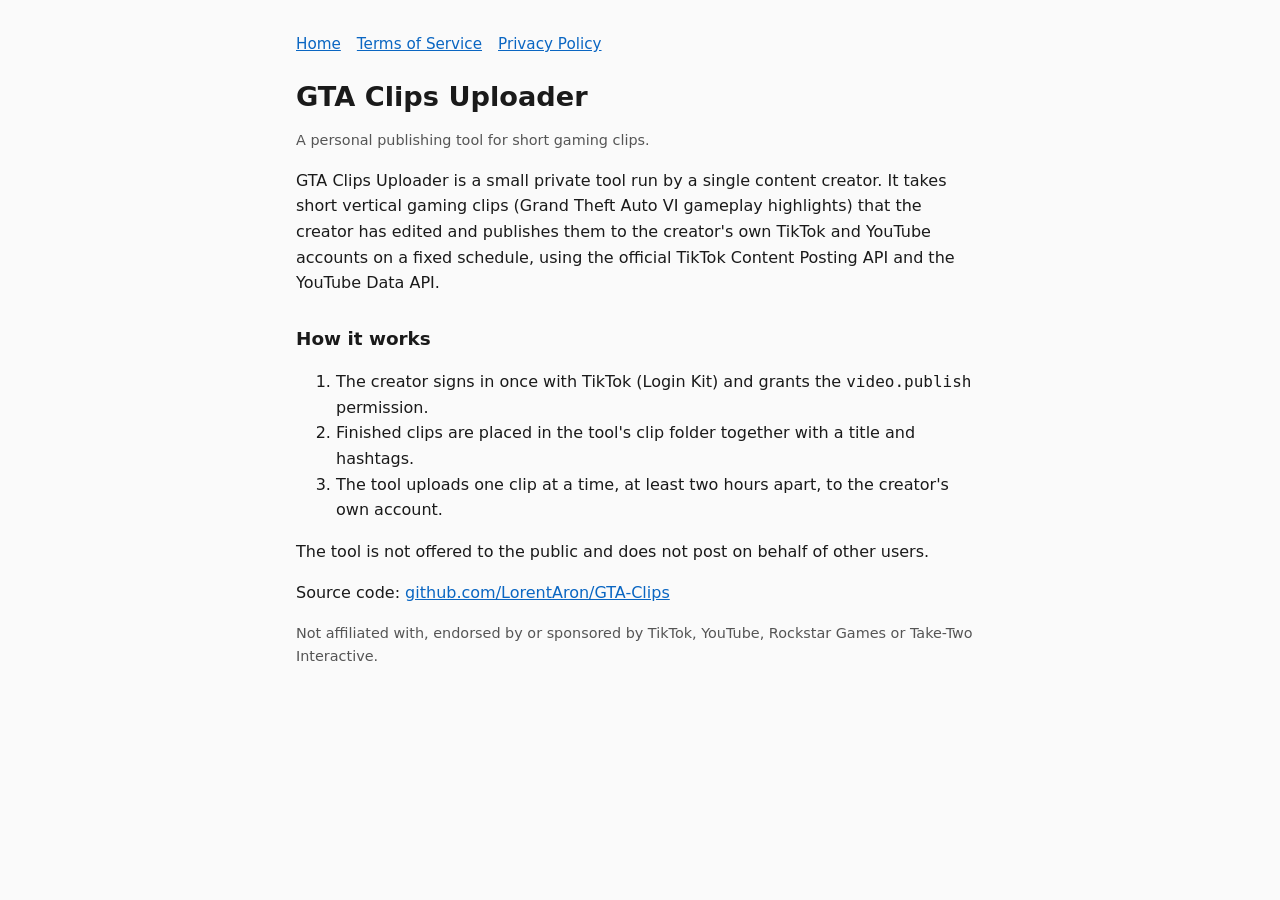
<file: docs/index.html>
<!doctype html>
<html lang="en"><head><meta charset="utf-8"><meta name="viewport" content="width=device-width,initial-scale=1">
<title>GTA Clips Uploader</title><link rel="stylesheet" href="style.css"></head>
<body><main>
<nav><a href="./">Home</a><a href="terms.html">Terms of Service</a><a href="privacy.html">Privacy Policy</a></nav>
<h1>GTA Clips Uploader</h1>
<p class="muted">A personal publishing tool for short gaming clips.</p>
<p>GTA Clips Uploader is a small private tool run by a single content creator. It takes short vertical gaming clips
(Grand Theft Auto VI gameplay highlights) that the creator has edited and publishes them to the creator's own
TikTok and YouTube accounts on a fixed schedule, using the official TikTok Content Posting API and the YouTube Data API.</p>
<h2>How it works</h2>
<ol>
<li>The creator signs in once with TikTok (Login Kit) and grants the <code>video.publish</code> permission.</li>
<li>Finished clips are placed in the tool's clip folder together with a title and hashtags.</li>
<li>The tool uploads one clip at a time, at least two hours apart, to the creator's own account.</li>
</ol>
<p>The tool is not offered to the public and does not post on behalf of other users.</p>
<p>Source code: <a href="https://github.com/LorentAron/GTA-Clips">github.com/LorentAron/GTA-Clips</a></p>
<p class="muted">Not affiliated with, endorsed by or sponsored by TikTok, YouTube, Rockstar Games or Take-Two Interactive.</p>
</main></body></html>
</file>
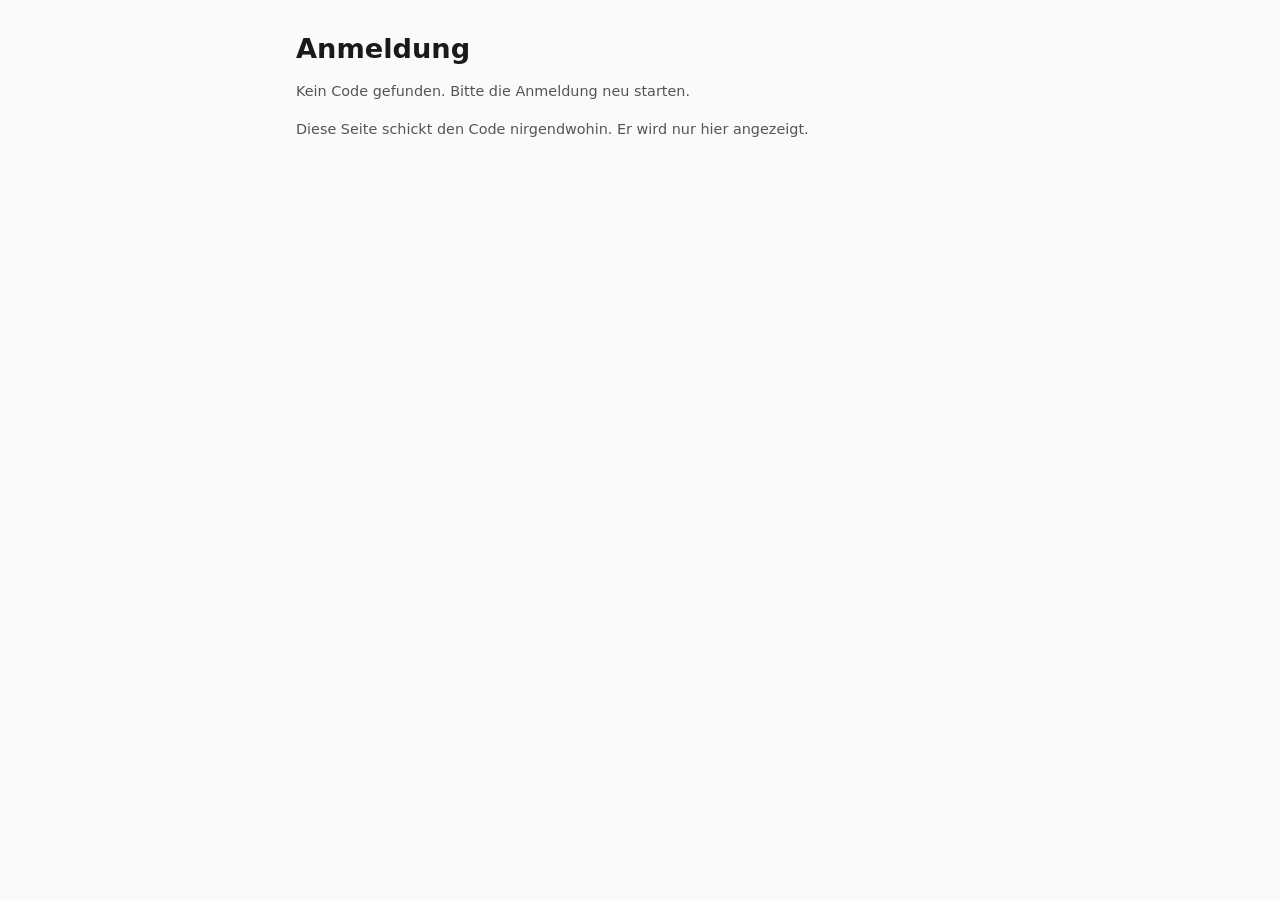
<file: docs/callback.html>
<!doctype html>
<html lang="de"><head><meta charset="utf-8"><meta name="viewport" content="width=device-width,initial-scale=1">
<meta name="robots" content="noindex"><meta name="referrer" content="no-referrer">
<title>Anmeldung abgeschlossen</title><link rel="stylesheet" href="style.css"></head>
<body><main>
<h1 id="titel">Anmeldung</h1>
<p id="hinweis" class="muted"></p>
<div class="card" id="box" hidden>
  <div class="code" id="code"></div>
  <button id="kopieren" type="button">Code kopieren</button>
</div>
<p class="muted">Diese Seite schickt den Code nirgendwohin. Er wird nur hier angezeigt.</p>
<script>
(function () {
  var p = new URLSearchParams(location.search);
  var code = p.get("code"), fehler = p.get("error");
  var t = document.getElementById("titel"), h = document.getElementById("hinweis");
  if (code) {
    t.textContent = "Fast geschafft";
    h.textContent = "Kopiere den Code und schick ihn Claude. Er ist nur wenige Minuten gültig.";
    document.getElementById("code").textContent = code;
    document.getElementById("box").hidden = false;
    document.getElementById("kopieren").onclick = function () {
      var b = this;
      navigator.clipboard.writeText(code).then(function () { b.textContent = "Kopiert ✓"; },
        function () { b.textContent = "Bitte Code markieren und kopieren"; });
    };
  } else if (fehler) {
    t.textContent = "Anmeldung abgebrochen";
    h.textContent = "Fehler: " + fehler + (p.get("error_description") ? " – " + p.get("error_description") : "");
  } else {
    h.textContent = "Kein Code gefunden. Bitte die Anmeldung neu starten.";
  }
})();
</script>
</main></body></html>
</file>
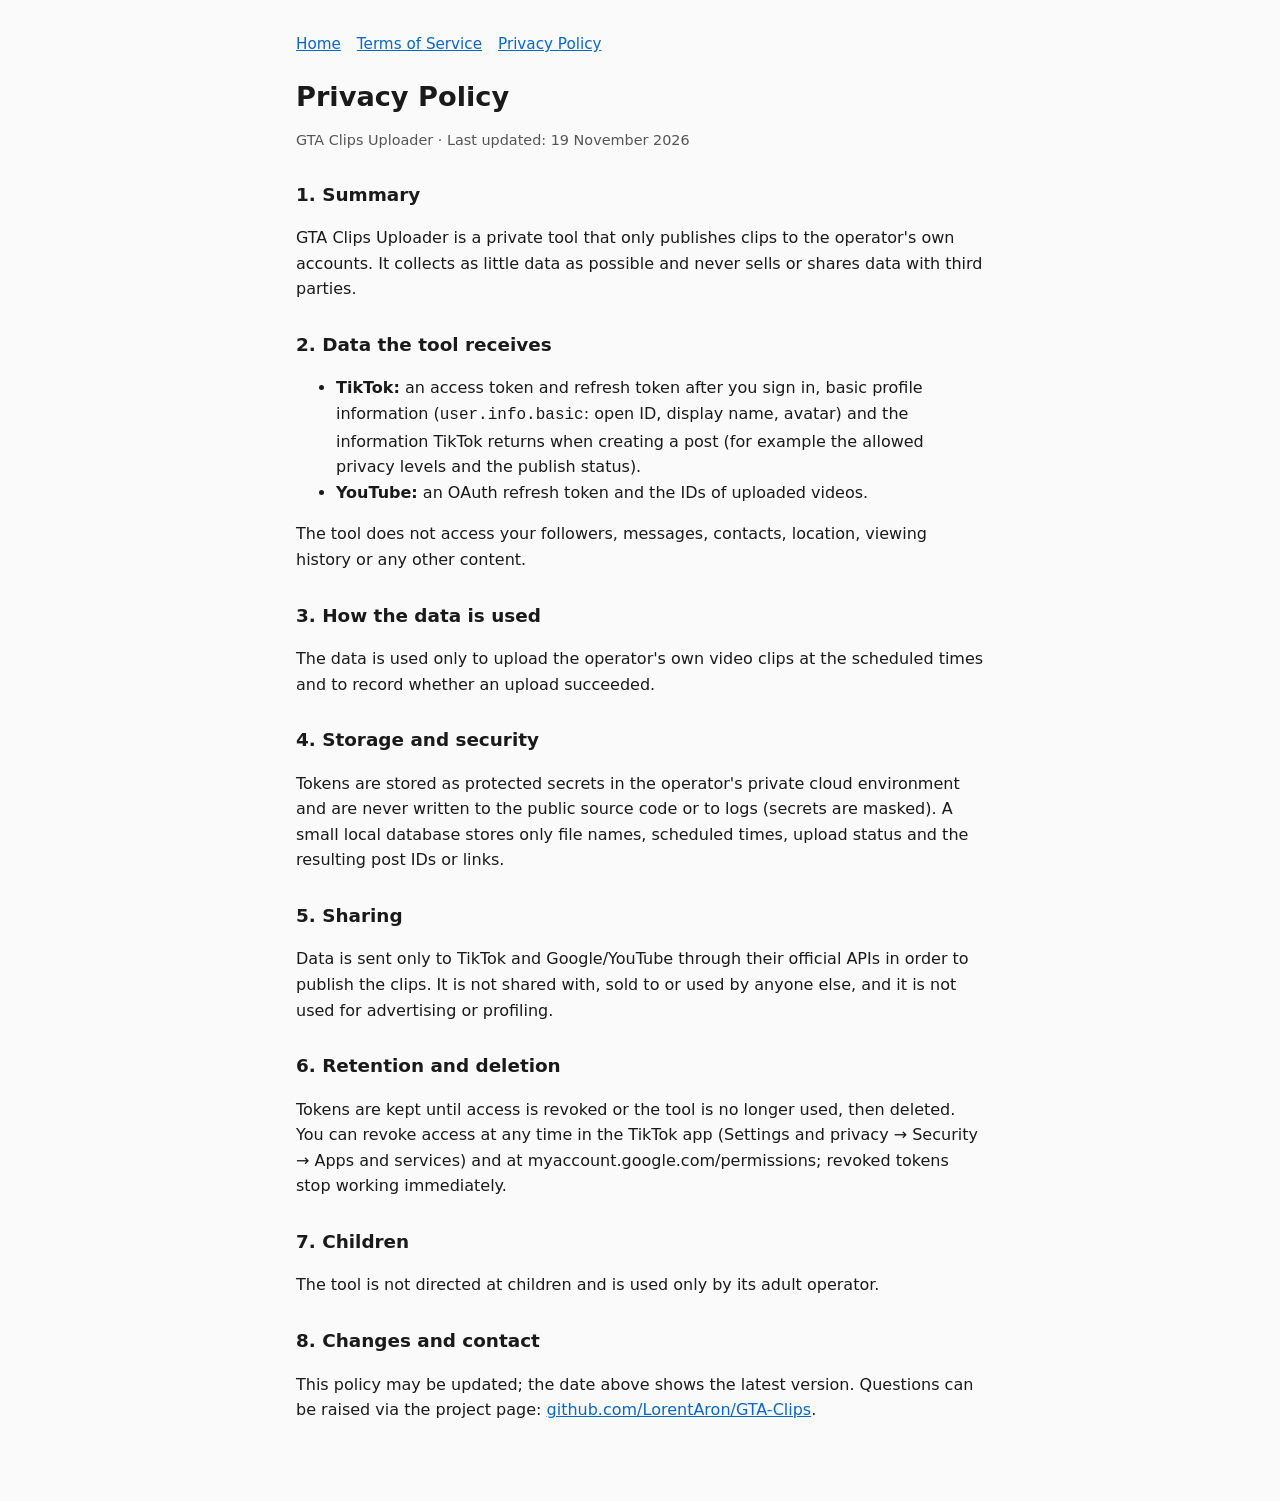
<file: docs/privacy.html>
<!doctype html>
<html lang="en"><head><meta charset="utf-8"><meta name="viewport" content="width=device-width,initial-scale=1">
<title>Privacy Policy</title><link rel="stylesheet" href="style.css"></head>
<body><main>
<nav><a href="./">Home</a><a href="terms.html">Terms of Service</a><a href="privacy.html">Privacy Policy</a></nav>
<h1>Privacy Policy</h1>
<p class="muted">GTA Clips Uploader · Last updated: 19 November 2026</p>
<h2>1. Summary</h2>
<p>GTA Clips Uploader is a private tool that only publishes clips to the operator's own accounts. It collects as little
data as possible and never sells or shares data with third parties.</p>
<h2>2. Data the tool receives</h2>
<ul>
<li><strong>TikTok:</strong> an access token and refresh token after you sign in, basic profile information
(<code>user.info.basic</code>: open ID, display name, avatar) and the information TikTok returns when creating a post
(for example the allowed privacy levels and the publish status).</li>
<li><strong>YouTube:</strong> an OAuth refresh token and the IDs of uploaded videos.</li>
</ul>
<p>The tool does not access your followers, messages, contacts, location, viewing history or any other content.</p>
<h2>3. How the data is used</h2>
<p>The data is used only to upload the operator's own video clips at the scheduled times and to record whether an upload succeeded.</p>
<h2>4. Storage and security</h2>
<p>Tokens are stored as protected secrets in the operator's private cloud environment and are never written to the
public source code or to logs (secrets are masked). A small local database stores only file names, scheduled times,
upload status and the resulting post IDs or links.</p>
<h2>5. Sharing</h2>
<p>Data is sent only to TikTok and Google/YouTube through their official APIs in order to publish the clips. It is not
shared with, sold to or used by anyone else, and it is not used for advertising or profiling.</p>
<h2>6. Retention and deletion</h2>
<p>Tokens are kept until access is revoked or the tool is no longer used, then deleted. You can revoke access at any
time in the TikTok app (Settings and privacy → Security → Apps and services) and at myaccount.google.com/permissions;
revoked tokens stop working immediately.</p>
<h2>7. Children</h2>
<p>The tool is not directed at children and is used only by its adult operator.</p>
<h2>8. Changes and contact</h2>
<p>This policy may be updated; the date above shows the latest version. Questions can be raised via the project page:
<a href="https://github.com/LorentAron/GTA-Clips">github.com/LorentAron/GTA-Clips</a>.</p>
</main></body></html>
</file>
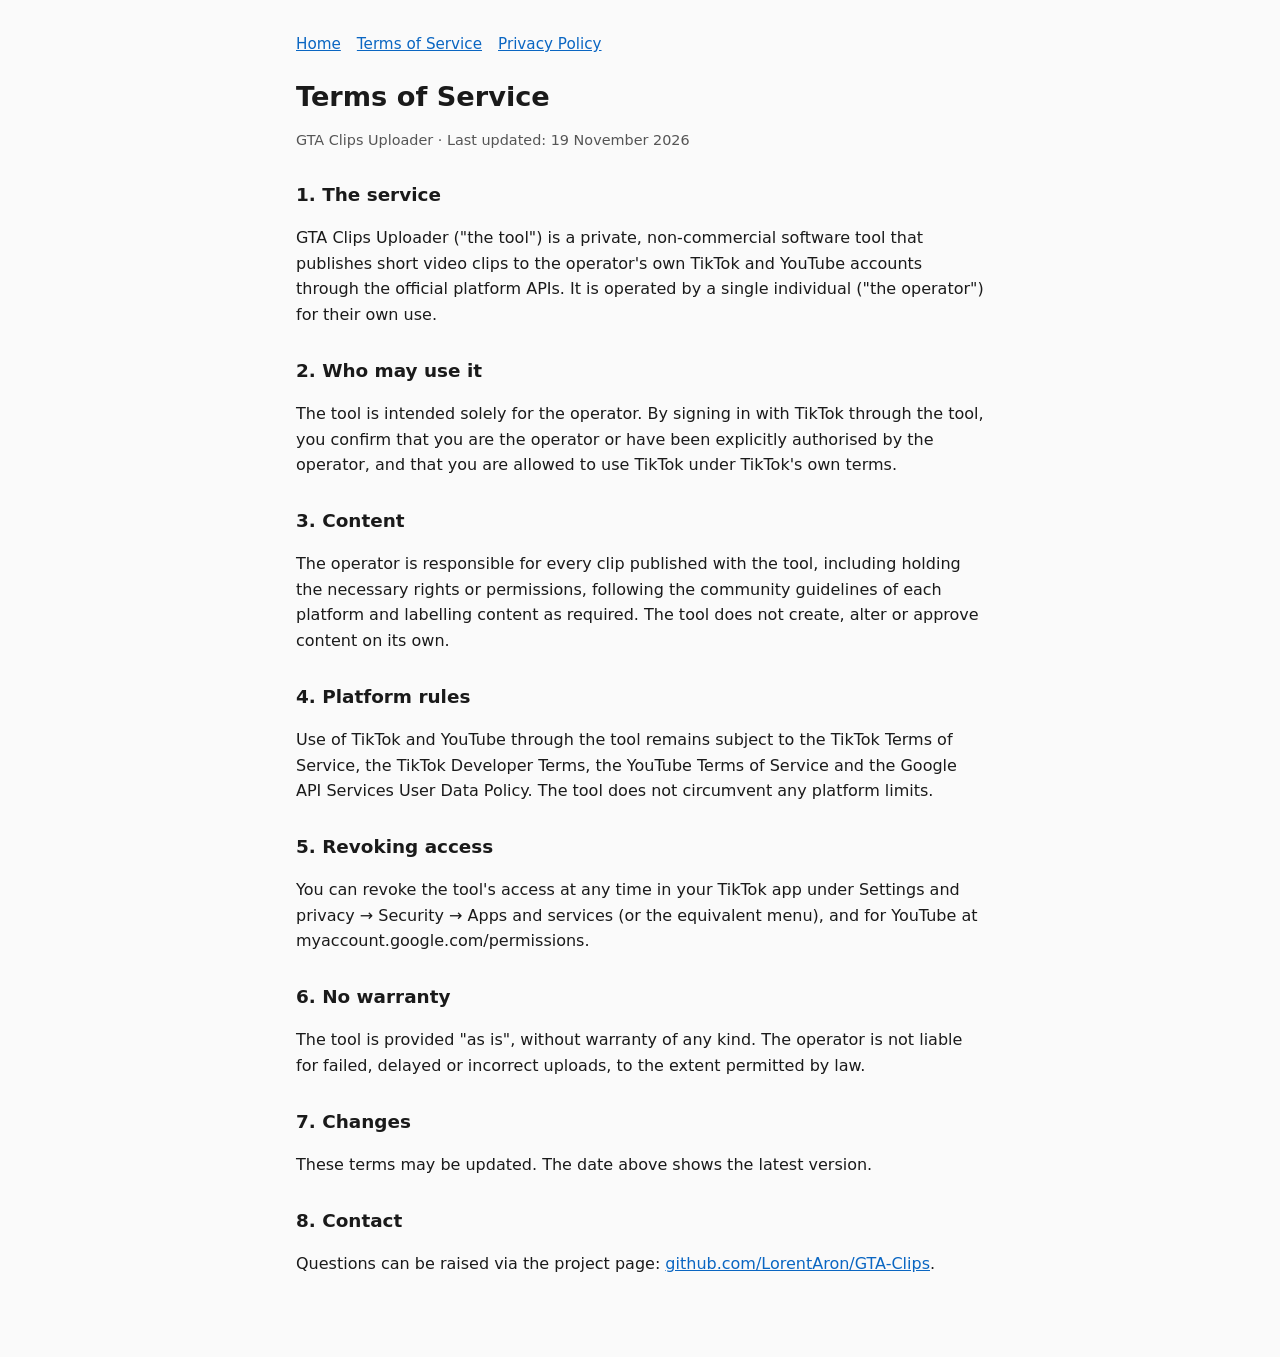
<file: docs/terms.html>
<!doctype html>
<html lang="en"><head><meta charset="utf-8"><meta name="viewport" content="width=device-width,initial-scale=1">
<title>Terms of Service</title><link rel="stylesheet" href="style.css"></head>
<body><main>
<nav><a href="./">Home</a><a href="terms.html">Terms of Service</a><a href="privacy.html">Privacy Policy</a></nav>
<h1>Terms of Service</h1>
<p class="muted">GTA Clips Uploader · Last updated: 19 November 2026</p>
<h2>1. The service</h2>
<p>GTA Clips Uploader ("the tool") is a private, non-commercial software tool that publishes short video clips to the
operator's own TikTok and YouTube accounts through the official platform APIs. It is operated by a single individual
("the operator") for their own use.</p>
<h2>2. Who may use it</h2>
<p>The tool is intended solely for the operator. By signing in with TikTok through the tool, you confirm that you are
the operator or have been explicitly authorised by the operator, and that you are allowed to use TikTok under TikTok's own terms.</p>
<h2>3. Content</h2>
<p>The operator is responsible for every clip published with the tool, including holding the necessary rights or
permissions, following the community guidelines of each platform and labelling content as required.
The tool does not create, alter or approve content on its own.</p>
<h2>4. Platform rules</h2>
<p>Use of TikTok and YouTube through the tool remains subject to the TikTok Terms of Service, the TikTok Developer Terms,
the YouTube Terms of Service and the Google API Services User Data Policy. The tool does not circumvent any platform limits.</p>
<h2>5. Revoking access</h2>
<p>You can revoke the tool's access at any time in your TikTok app under Settings and privacy → Security → Apps and services
(or the equivalent menu), and for YouTube at myaccount.google.com/permissions.</p>
<h2>6. No warranty</h2>
<p>The tool is provided "as is", without warranty of any kind. The operator is not liable for failed, delayed or
incorrect uploads, to the extent permitted by law.</p>
<h2>7. Changes</h2>
<p>These terms may be updated. The date above shows the latest version.</p>
<h2>8. Contact</h2>
<p>Questions can be raised via the project page: <a href="https://github.com/LorentAron/GTA-Clips">github.com/LorentAron/GTA-Clips</a>.</p>
</main></body></html>
</file>
<file: docs/style.css>
:root{--bg:#fafafa;--fg:#1a1a1a;--muted:#555;--card:#fff;--line:#ddd;--accent:#0a66c2}
@media (prefers-color-scheme:dark){:root{--bg:#111;--fg:#eee;--muted:#aaa;--card:#1b1b1b;--line:#333;--accent:#5aa9ff}}
*{box-sizing:border-box}
body{margin:0;background:var(--bg);color:var(--fg);font:16px/1.6 system-ui,-apple-system,Segoe UI,Roboto,sans-serif}
main{max-width:720px;margin:0 auto;padding:32px 16px 64px}
h1{font-size:1.7rem;line-height:1.25;margin:0 0 4px}
h2{font-size:1.15rem;margin:28px 0 6px}
.muted{color:var(--muted);font-size:.9rem}
a{color:var(--accent)}
nav{display:flex;gap:16px;flex-wrap:wrap;margin-bottom:24px;font-size:.95rem}
.card{background:var(--card);border:1px solid var(--line);border-radius:12px;padding:16px;margin:16px 0}
.code{font:600 15px/1.4 ui-monospace,Menlo,monospace;word-break:break-all;user-select:all}
button{font:inherit;font-weight:600;padding:12px 18px;border:0;border-radius:10px;background:var(--accent);color:#fff;width:100%;margin-top:12px}
</file>
